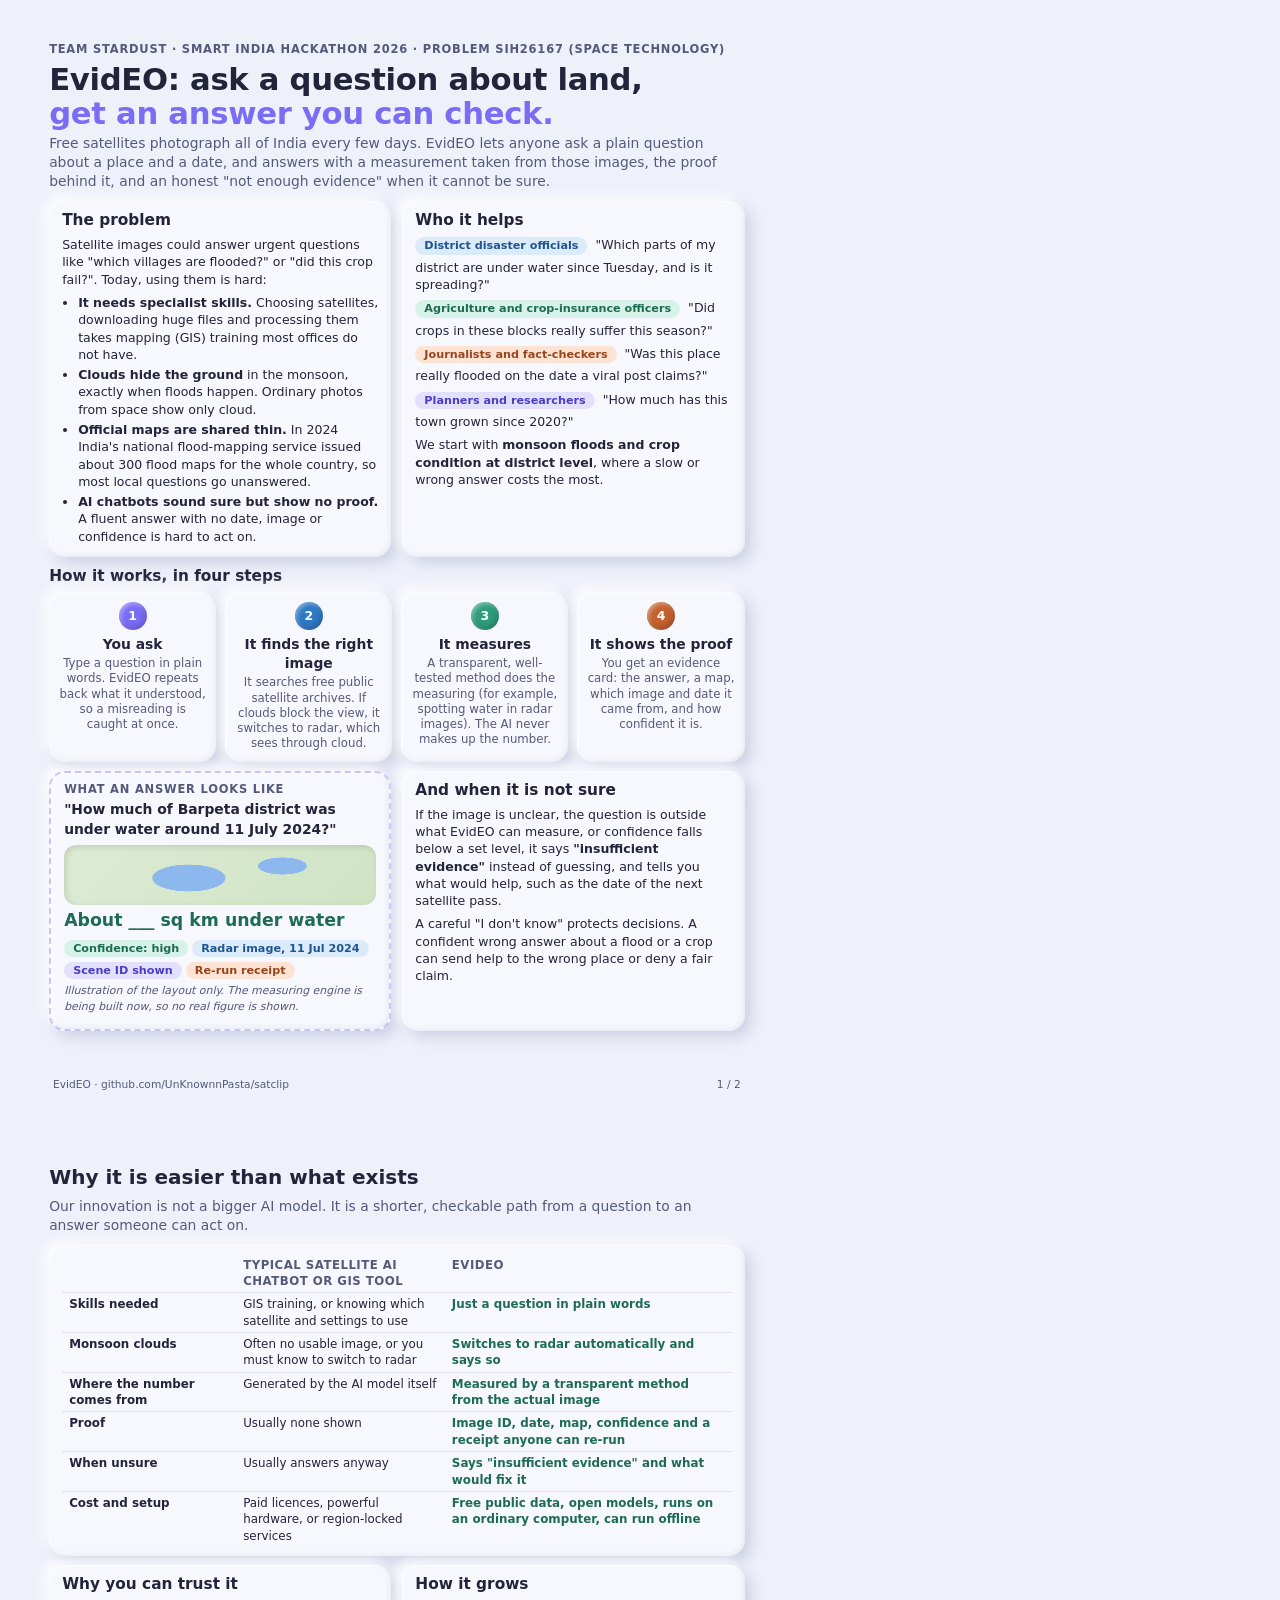
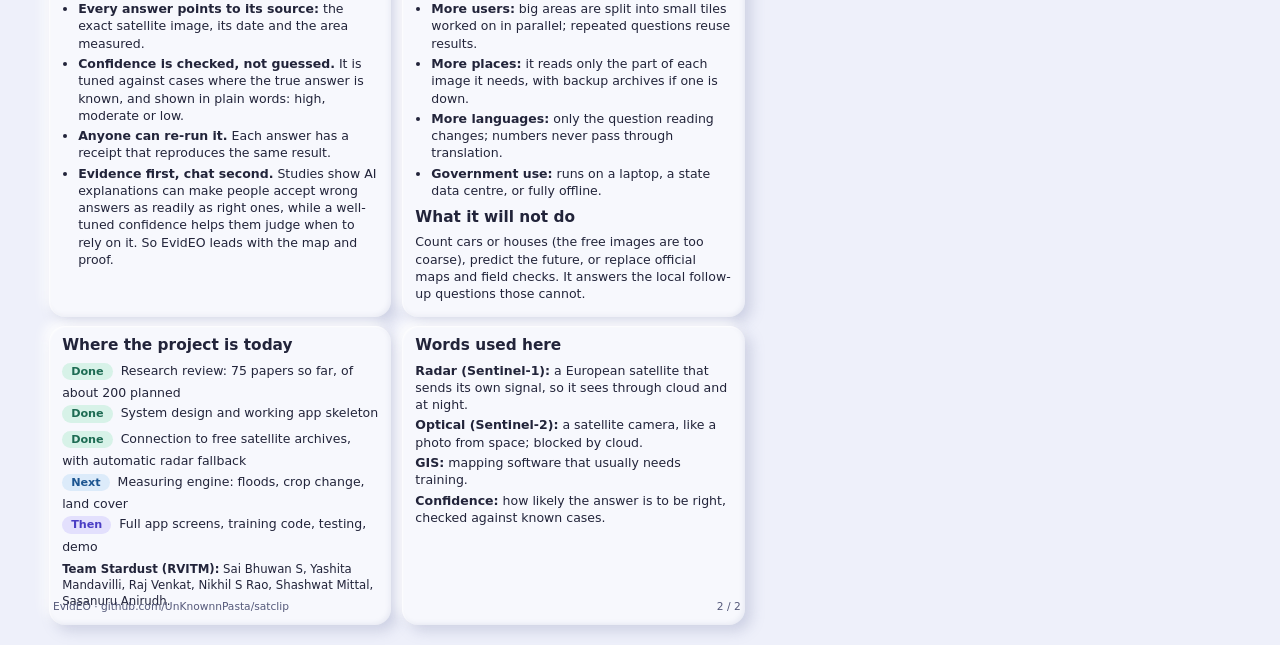
<file: docs/share/EvidEO-overview.html>
<!doctype html>
<html lang="en"><head><meta charset="utf-8"><title>EvidEO in two pages</title>
<style>
@page { size: A4; margin: 0; }
:root{
  --bg:#EEF0FA; --card:#F7F8FD; --ink:#22243A; --muted:#55597A;
  --lav:#7B6CF6; --lav-soft:#E3E0FD; --mint:#2E9C7B; --mint-soft:#D7F2E8;
  --peach:#C4612F; --peach-soft:#FCE3D3; --sky:#2F78C4; --sky-soft:#DCEBFA;
}
*{box-sizing:border-box}
html,body{margin:0;background:var(--bg);color:var(--ink);font-family:'Inter',system-ui,sans-serif;font-size:9.4pt;line-height:1.38}
.page{width:210mm;height:297mm;padding:11mm 13mm 10mm;overflow:hidden;page-break-after:always;position:relative}
.page:last-child{page-break-after:auto}
.clay{background:var(--card);border-radius:16px;padding:9px 13px;
  box-shadow:6px 6px 14px rgba(120,124,170,.28),-5px -5px 12px rgba(255,255,255,.95),inset 1px 1px 2px rgba(255,255,255,.9),inset -2px -2px 4px rgba(120,124,170,.10)}
h1{font-size:23pt;line-height:1.08;margin:0 0 4px;font-weight:800;letter-spacing:-.3px}
h1 span{color:var(--lav)}
h2{font-size:11.5pt;margin:0 0 5px;font-weight:800}
p{margin:0 0 6px}
.kicker{font-size:8.6pt;font-weight:700;color:var(--muted);text-transform:uppercase;letter-spacing:.8px;margin-bottom:6px}
.lede{font-size:10.4pt;color:var(--muted);margin-bottom:10px}
.grid2{display:grid;grid-template-columns:1fr 1fr;gap:11px}
.grid4{display:grid;grid-template-columns:repeat(4,1fr);gap:9px}
.mt{margin-top:9px}
.pill{display:inline-block;border-radius:999px;padding:1px 9px;font-size:8.4pt;font-weight:700;margin:0 4px 4px 0}
.p-lav{background:var(--lav-soft);color:#4A3DC4}.p-mint{background:var(--mint-soft);color:#1D6B53}
.p-peach{background:var(--peach-soft);color:#97451C}.p-sky{background:var(--sky-soft);color:#1D5590}
ul{margin:2px 0 0;padding-left:16px}li{margin-bottom:3px}
.step{text-align:center;padding:10px 9px}
.step .n{width:28px;height:28px;border-radius:50%;margin:0 auto 5px;display:flex;align-items:center;justify-content:center;font-weight:800;color:#fff;
  box-shadow:inset -2px -3px 5px rgba(0,0,0,.18),inset 2px 2px 4px rgba(255,255,255,.4)}
.step b{display:block;font-size:10.4pt;margin-bottom:2px}
.step small{color:var(--muted);font-size:8.8pt;line-height:1.3;display:block}
.card{border:2px dashed #C9C4F7}
.card .q{font-weight:700;font-size:10.4pt;margin-bottom:6px}
.answer{font-size:13pt;font-weight:800;color:#1D6B53;margin:4px 0 6px}
.mapbox{height:60px;border-radius:12px;background:
  radial-gradient(ellipse 60px 22px at 40% 55%, #8DB8EE 0 60%, transparent 62%),
  radial-gradient(ellipse 40px 14px at 70% 35%, #8DB8EE 0 60%, transparent 62%),
  linear-gradient(135deg,#DDEBD5,#CFE3C3);box-shadow:inset 2px 2px 6px rgba(0,0,0,.12)}
.note{font-size:8.2pt;color:var(--muted);font-style:italic}
table{width:100%;border-collapse:separate;border-spacing:0;font-size:8.9pt}
th,td{text-align:left;padding:3px 7px;vertical-align:top}
th{font-size:8.8pt;color:var(--muted);text-transform:uppercase;letter-spacing:.5px}
tr+tr td{border-top:1px solid #E1E3F1}
td.us{color:#1D6B53;font-weight:700}
.status li b{display:inline-block;width:64px}
.foot{position:absolute;bottom:8mm;left:14mm;right:14mm;font-size:8pt;color:var(--muted);display:flex;justify-content:space-between}
.gl dt{font-weight:800;display:inline}.gl dd{display:inline;margin:0}.gl div{margin-bottom:3px}
</style></head><body>

<!-- PAGE 1 -->
<section class="page">
  <div class="kicker">Team Stardust · Smart India Hackathon 2026 · Problem SIH26167 (Space Technology)</div>
  <h1>EvidEO: ask a question about land,<br><span>get an answer you can check.</span></h1>
  <p class="lede">Free satellites photograph all of India every few days. EvidEO lets anyone ask a plain question about a place and a date, and answers with a measurement taken from those images, the proof behind it, and an honest "not enough evidence" when it cannot be sure.</p>

  <div class="grid2">
    <div class="clay">
      <h2>The problem</h2>
      <p>Satellite images could answer urgent questions like "which villages are flooded?" or "did this crop fail?". Today, using them is hard:</p>
      <ul>
        <li><b>It needs specialist skills.</b> Choosing satellites, downloading huge files and processing them takes mapping (GIS) training most offices do not have.</li>
        <li><b>Clouds hide the ground</b> in the monsoon, exactly when floods happen. Ordinary photos from space show only cloud.</li>
        <li><b>Official maps are shared thin.</b> In 2024 India's national flood-mapping service issued about 300 flood maps for the whole country, so most local questions go unanswered.</li>
        <li><b>AI chatbots sound sure but show no proof.</b> A fluent answer with no date, image or confidence is hard to act on.</li>
      </ul>
    </div>
    <div class="clay">
      <h2>Who it helps</h2>
      <p><span class="pill p-sky">District disaster officials</span> "Which parts of my district are under water since Tuesday, and is it spreading?"</p>
      <p><span class="pill p-mint">Agriculture and crop-insurance officers</span> "Did crops in these blocks really suffer this season?"</p>
      <p><span class="pill p-peach">Journalists and fact-checkers</span> "Was this place really flooded on the date a viral post claims?"</p>
      <p><span class="pill p-lav">Planners and researchers</span> "How much has this town grown since 2020?"</p>
      <p style="margin-top:6px">We start with <b>monsoon floods and crop condition at district level</b>, where a slow or wrong answer costs the most.</p>
    </div>
  </div>

  <h2 class="mt">How it works, in four steps</h2>
  <div class="grid4">
    <div class="clay step"><div class="n" style="background:var(--lav)">1</div><b>You ask</b><small>Type a question in plain words. EvidEO repeats back what it understood, so a misreading is caught at once.</small></div>
    <div class="clay step"><div class="n" style="background:var(--sky)">2</div><b>It finds the right image</b><small>It searches free public satellite archives. If clouds block the view, it switches to radar, which sees through cloud.</small></div>
    <div class="clay step"><div class="n" style="background:var(--mint)">3</div><b>It measures</b><small>A transparent, well-tested method does the measuring (for example, spotting water in radar images). The AI never makes up the number.</small></div>
    <div class="clay step"><div class="n" style="background:var(--peach)">4</div><b>It shows the proof</b><small>You get an evidence card: the answer, a map, which image and date it came from, and how confident it is.</small></div>
  </div>

  <div class="grid2 mt">
    <div class="clay card">
      <div class="kicker" style="margin-bottom:3px">What an answer looks like</div>
      <div class="q">"How much of Barpeta district was under water around 11 July 2024?"</div>
      <div class="mapbox"></div>
      <div class="answer">About ___ sq km under water</div>
      <span class="pill p-mint">Confidence: high</span><span class="pill p-sky">Radar image, 11 Jul 2024</span><span class="pill p-lav">Scene ID shown</span><span class="pill p-peach">Re-run receipt</span>
      <p class="note">Illustration of the layout only. The measuring engine is being built now, so no real figure is shown.</p>
    </div>
    <div class="clay">
      <h2>And when it is not sure</h2>
      <p>If the image is unclear, the question is outside what EvidEO can measure, or confidence falls below a set level, it says <b>"insufficient evidence"</b> instead of guessing, and tells you what would help, such as the date of the next satellite pass.</p>
      <p>A careful "I don't know" protects decisions. A confident wrong answer about a flood or a crop can send help to the wrong place or deny a fair claim.</p>
    </div>
  </div>
  <div class="foot"><span>EvidEO · github.com/UnKnownnPasta/satclip</span><span>1 / 2</span></div>
</section>

<!-- PAGE 2 -->
<section class="page">
  <h2 style="font-size:15pt">Why it is easier than what exists</h2>
  <p class="lede" style="font-size:10.4pt">Our innovation is not a bigger AI model. It is a shorter, checkable path from a question to an answer someone can act on.</p>

  <div class="clay">
    <table>
      <tr><th style="width:26%"></th><th>Typical satellite AI chatbot or GIS tool</th><th>EvidEO</th></tr>
      <tr><td><b>Skills needed</b></td><td>GIS training, or knowing which satellite and settings to use</td><td class="us">Just a question in plain words</td></tr>
      <tr><td><b>Monsoon clouds</b></td><td>Often no usable image, or you must know to switch to radar</td><td class="us">Switches to radar automatically and says so</td></tr>
      <tr><td><b>Where the number comes from</b></td><td>Generated by the AI model itself</td><td class="us">Measured by a transparent method from the actual image</td></tr>
      <tr><td><b>Proof</b></td><td>Usually none shown</td><td class="us">Image ID, date, map, confidence and a receipt anyone can re-run</td></tr>
      <tr><td><b>When unsure</b></td><td>Usually answers anyway</td><td class="us">Says "insufficient evidence" and what would fix it</td></tr>
      <tr><td><b>Cost and setup</b></td><td>Paid licences, powerful hardware, or region-locked services</td><td class="us">Free public data, open models, runs on an ordinary computer, can run offline</td></tr>
    </table>
  </div>

  <div class="grid2 mt">
    <div class="clay">
      <h2>Why you can trust it</h2>
      <ul>
        <li><b>Every answer points to its source:</b> the exact satellite image, its date and the area measured.</li>
        <li><b>Confidence is checked, not guessed.</b> It is tuned against cases where the true answer is known, and shown in plain words: high, moderate or low.</li>
        <li><b>Anyone can re-run it.</b> Each answer has a receipt that reproduces the same result.</li>
        <li><b>Evidence first, chat second.</b> Studies show AI explanations can make people accept wrong answers as readily as right ones, while a well-tuned confidence helps them judge when to rely on it. So EvidEO leads with the map and proof.</li>
      </ul>
    </div>
    <div class="clay">
      <h2>How it grows</h2>
      <ul>
        <li><b>More users:</b> big areas are split into small tiles worked on in parallel; repeated questions reuse results.</li>
        <li><b>More places:</b> it reads only the part of each image it needs, with backup archives if one is down.</li>
        <li><b>More languages:</b> only the question reading changes; numbers never pass through translation.</li>
        <li><b>Government use:</b> runs on a laptop, a state data centre, or fully offline.</li>
      </ul>
      <h2 style="margin-top:8px">What it will not do</h2>
      <p>Count cars or houses (the free images are too coarse), predict the future, or replace official maps and field checks. It answers the local follow-up questions those cannot.</p>
    </div>
  </div>

  <div class="grid2 mt">
    <div class="clay status">
      <h2>Where the project is today</h2>
      <ul style="list-style:none;padding-left:0">
        <li><span class="pill p-mint">Done</span> Research review: 75 papers so far, of about 200 planned</li>
        <li><span class="pill p-mint">Done</span> System design and working app skeleton</li>
        <li><span class="pill p-mint">Done</span> Connection to free satellite archives, with automatic radar fallback</li>
        <li><span class="pill p-sky">Next</span> Measuring engine: floods, crop change, land cover</li>
        <li><span class="pill p-lav">Then</span> Full app screens, training code, testing, demo</li>
      </ul>
      <p style="margin-top:6px;font-size:8.8pt"><b>Team Stardust (RVITM):</b> Sai Bhuwan S, Yashita Mandavilli, Raj Venkat, Nikhil S Rao, Shashwat Mittal, Sasanuru Anirudh.</p>
    </div>
    <div class="clay">
      <h2>Words used here</h2>
      <dl class="gl" style="margin:0">
        <div><dt>Radar (Sentinel-1):</dt> <dd>a European satellite that sends its own signal, so it sees through cloud and at night.</dd></div>
        <div><dt>Optical (Sentinel-2):</dt> <dd>a satellite camera, like a photo from space; blocked by cloud.</dd></div>
        <div><dt>GIS:</dt> <dd>mapping software that usually needs training.</dd></div>
        <div><dt>Confidence:</dt> <dd>how likely the answer is to be right, checked against known cases.</dd></div>
      </dl>
    </div>
  </div>

  <div class="foot"><span>EvidEO · github.com/UnKnownnPasta/satclip</span><span>2 / 2</span></div>
</section>
</body></html>
</file>
